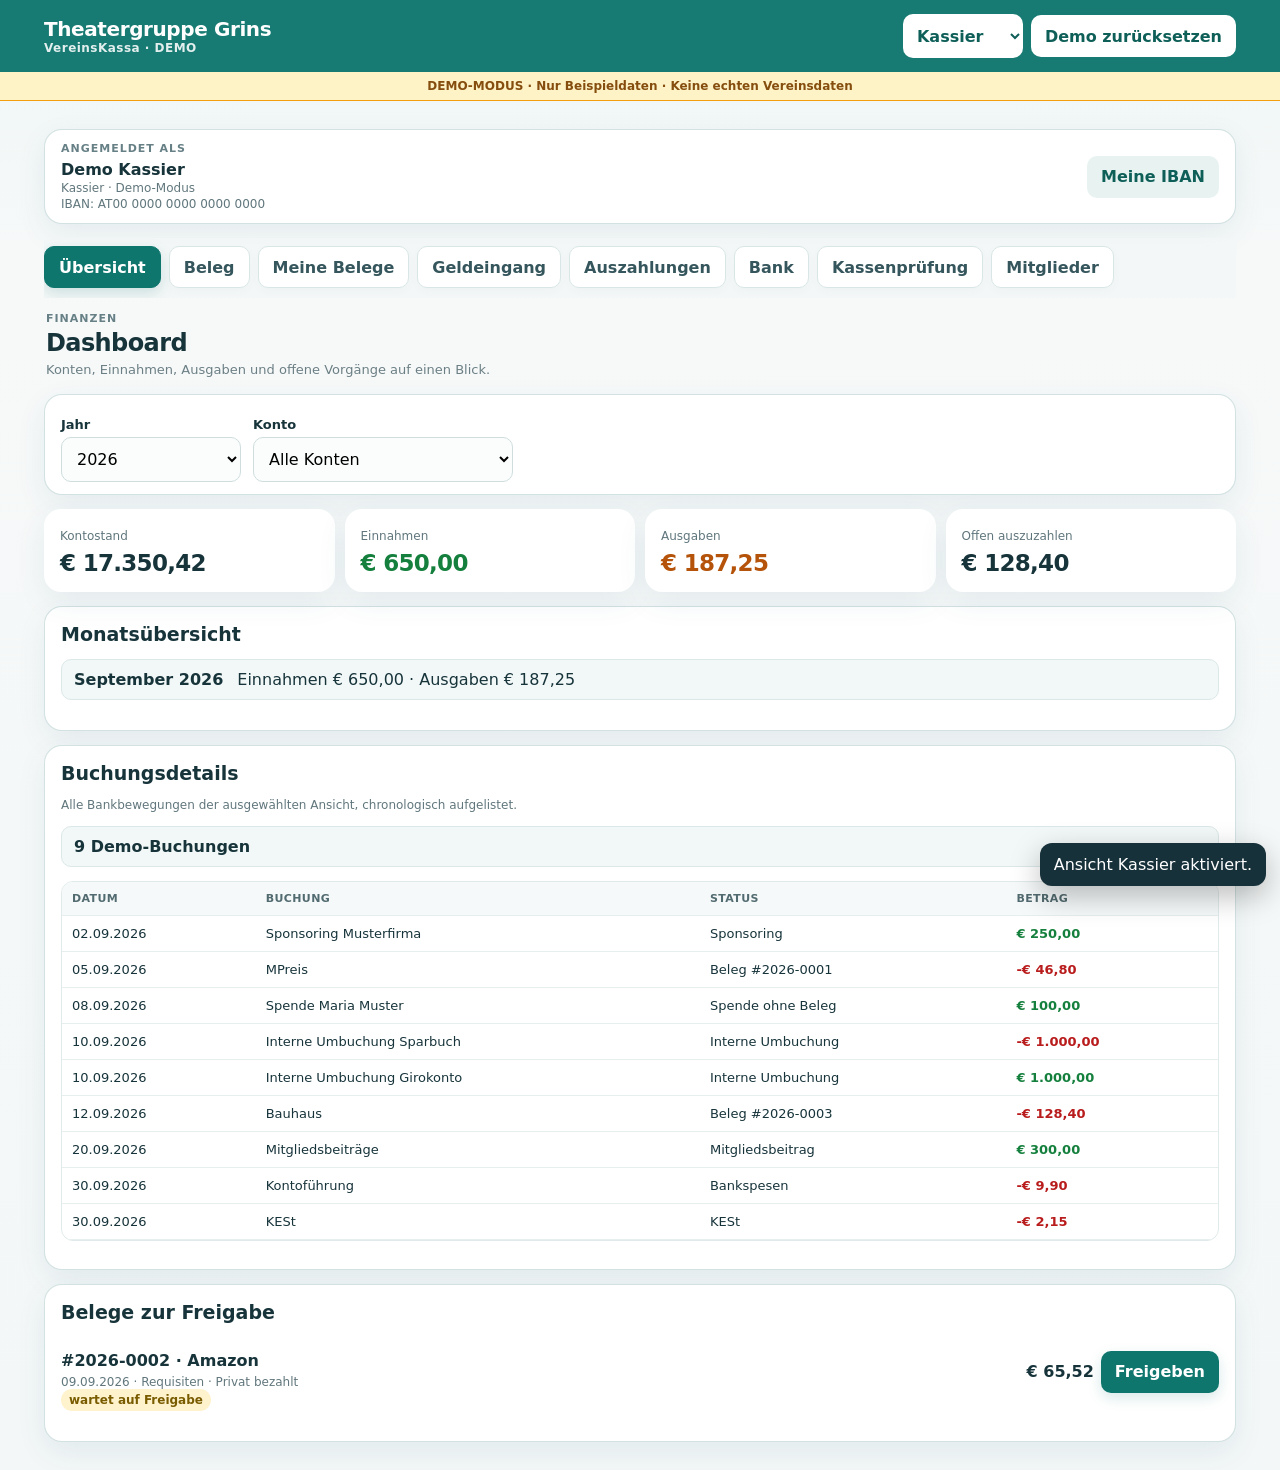
<file: demo/index.html>
<!doctype html>
<html lang="de">
<head>
  <meta charset="UTF-8">
  <meta name="viewport" content="width=device-width,initial-scale=1,viewport-fit=cover">
  <meta name="theme-color" content="#0f766e">
  <meta name="apple-mobile-web-app-capable" content="yes">
  <meta name="apple-mobile-web-app-status-bar-style" content="default">
  <title>VereinsKassa DEMO – Theatergruppe Grins</title>
  
  <link rel="stylesheet" href="styles.css?v=2">
</head>
<body>
<header class="topbar">
  <div class="wrap topbar-inner">
    <div>
      <h1>Theatergruppe Grins</h1>
      <div class="subtitle">VereinsKassa · DEMO</div>
    </div>
    <div class="topbar-actions"><select id="demoRoleSwitch" class="demo-role-switch"><option value="member">Mitglied</option><option value="treasurer" selected>Kassier</option></select><button id="demoResetBtn" class="btn btn-light">Demo zurücksetzen</button></div>
  </div>
</header>

<div class="demo-banner">DEMO-MODUS · Nur Beispieldaten · Keine echten Vereinsdaten</div>
<main class="wrap">
  <section id="authView" class="card auth-card hidden">
    <h2>Anmelden</h2>
    <div class="two-col">
      <div>
        <label for="email">E-Mail-Adresse</label>
        <input id="email" type="email" autocomplete="email">
        <label for="password">Passwort</label>
        <input id="password" type="password" autocomplete="current-password">
        <div class="button-row">
          <button id="loginBtn" class="btn btn-primary">Anmelden</button>
          <button id="toggleRegisterBtn" class="btn btn-secondary">Registrieren</button>
        </div>
        <div id="authMessage" class="hint"></div>
      </div>
      <div id="registerBox" class="hidden">
        <label for="displayName">Name</label>
        <input id="displayName" autocomplete="name">
        <button id="registerBtn" class="btn btn-primary">Konto anlegen</button>
        <p class="hint">Falls eine Bestätigungs-E-Mail kommt, bitte bestätigen und danach wieder hier anmelden.</p>
      </div>
    </div>
  </section>

  <div id="appView">
    <section class="card compact user-card">
      <div class="user-copy">
        <span class="eyebrow">Angemeldet als</span>
        <strong id="helloText"></strong>
        <div id="roleText" class="hint"></div>
        <div id="ibanStatus" class="hint"></div>
      </div>
      <button id="editOwnIbanBtn" class="btn btn-secondary">Meine IBAN</button>
    </section>

    <nav id="nav" class="nav"></nav>

    <section id="view-submit" class="card app-view">
      <div class="section-heading"><div><span class="eyebrow">Schnellerfassung</span><h2>Beleg einreichen</h2><p class="section-copy">Foto oder PDF auswählen – die wichtigsten Rechnungsdaten werden automatisch erkannt.</p></div></div>
      <label>Beleg auswählen</label>
      <div class="receipt-source-buttons">
        <button id="takeReceiptPhotoBtn" type="button" class="source-card"><span class="source-icon">📷</span><span><strong>Foto aufnehmen</strong><small>Beleg direkt fotografieren</small></span></button>
        <button id="chooseReceiptFileBtn" type="button" class="source-card"><span class="source-icon">📄</span><span><strong>Datei auswählen</strong><small>Foto oder PDF verwenden</small></span></button>
      </div>
      <input id="receiptCameraFile" class="hidden" type="file" accept="image/*" capture="environment">
      <input id="receiptFile" class="hidden" type="file" accept="image/*,application/pdf">
      <div id="selectedReceiptFile" class="hint"></div>
      <div id="ocrStatus" class="hint"></div>

      <div class="two-col">
        <div>
          <label for="merchant">Geschäft / Lieferant</label>
          <input id="merchant">
        </div>
        <div>
          <label for="receiptDate">Datum</label>
          <input id="receiptDate" type="date">
        </div>
        <div>
          <label for="amount">Betrag (€)</label>
          <input id="amount" type="number" inputmode="decimal" min="0" step="0.01">
        </div>
        <div>
          <label for="invoiceNumber">Rechnungs-/Belegnummer</label>
          <input id="invoiceNumber">
        </div>
      </div>

      <label for="paymentMethod">Bezahlt mit</label>
      <select id="paymentMethod">
        <option value="private_reimbursement">Privat bezahlt – Rückerstattung an mich</option>
        <option value="club_card">Vereinsbankomatkarte</option>
        <option value="cash">Vereinskassa / Bar</option>
      </select>

      <label for="category">Kategorie</label>
      <select id="category"></select>

      <label for="purpose">Verwendungszweck</label>
      <textarea id="purpose" placeholder="z. B. Getränke für Theateraufführung"></textarea>

      <button id="submitReceiptBtn" class="btn btn-primary">Beleg einreichen</button>
    </section>

    <section id="view-income" class="card app-view hidden">
      <h2>Geldeingang erfassen</h2>
      <div class="two-col">
        <div><label for="incomeDate">Datum</label><input id="incomeDate" type="date"></div>
        <div><label for="incomeAmount">Betrag (€)</label><input id="incomeAmount" type="number" inputmode="decimal" min="0" step="0.01"></div>
        <div><label for="incomeSource">Zahler / Quelle</label><input id="incomeSource" placeholder="z. B. Mitglied, Gemeinde, Sponsor"></div>
        <div><label for="incomeCategory">Kategorie</label><select id="incomeCategory"></select></div>
        <div><label for="incomeChannel">Zahlungsweg</label><select id="incomeChannel"><option value="bank">Bank</option><option value="cash">Bar / Vereinskassa</option></select></div>
        <div id="incomeAccountWrap"><label for="incomeAccount">Bankkonto</label><select id="incomeAccount"></select></div>
      </div>
      <label for="incomePurpose">Verwendungszweck / Beschreibung</label>
      <textarea id="incomePurpose" placeholder="z. B. Mitgliedsbeitrag 2026"></textarea>
      <label for="incomeFile">Beleg / Bestätigung (optional)</label>
      <input id="incomeFile" type="file" accept="image/*,application/pdf">
      <button id="saveIncomeBtn" class="btn btn-primary">Geldeingang speichern</button>
      <h3 style="margin-top:22px">Erfasste Geldeingänge</h3>
      <div id="incomeList"></div>
    </section>

    <section id="view-my" class="card app-view hidden">
      <h2>Meine Belege</h2>
      <div id="myReceipts"></div>
    </section>

    <section id="view-dashboard" class="app-view hidden">
      <div class="page-heading"><div><span class="eyebrow">Finanzen</span><h2>Dashboard</h2><p class="section-copy">Konten, Einnahmen, Ausgaben und offene Vorgänge auf einen Blick.</p></div></div>
      <div class="filters card compact">
        <div>
          <label for="dashboardYear">Jahr</label>
          <select id="dashboardYear"></select>
        </div>
        <div>
          <label for="dashboardAccount">Konto</label>
          <select id="dashboardAccount"></select>
        </div>
      </div>

      <div class="stats-grid">
        <div class="stat"><span>Kontostand</span><strong id="statBalance">€ 0,00</strong></div>
        <div class="stat"><span>Einnahmen</span><strong id="statIncome">€ 0,00</strong></div>
        <div class="stat"><span>Ausgaben</span><strong id="statExpense">€ 0,00</strong></div>
        <div class="stat"><span>Offen auszuzahlen</span><strong id="statPayout">€ 0,00</strong></div>
      </div>

      <section class="card">
        <h2>Monatsübersicht</h2>
        <div id="monthChart"></div>
      </section>

      <section class="card">
        <div>
          <h2>Buchungsdetails</h2>
          <p class="hint">Alle Bankbewegungen der ausgewählten Ansicht, chronologisch aufgelistet.</p>
        </div>
        <div id="transactionSummary" class="audit-summary"></div>
        <div id="transactionDetails" class="table-wrap"></div>
      </section>

      <section class="card">
        <h2>Belege zur Freigabe</h2>
        <div id="approvalList"></div>
      </section>
    </section>

    <section id="view-payouts" class="card app-view hidden">
      <h2>Zur Auszahlung</h2>
      <p class="hint">Überweisung selbst im Onlinebanking durchführen und danach als ausbezahlt markieren.</p>
      <div id="payoutList"></div>
    </section>

    <section id="view-bank" class="app-view hidden">
      <div class="page-heading"><div><span class="eyebrow">Abgleich</span><h2>Bank & Zuordnung</h2><p class="section-copy">Kontoauszüge importieren und offene Buchungen Schritt für Schritt erledigen.</p></div></div>
      <section class="card">
        <h2>Bankkonten</h2>
        <div id="bankAccounts"></div>
      </section>

      <section class="card">
        <h2>Bankauszug importieren</h2>
        <p class="hint">CSV-Import mit Spaltenzuordnung und Dublettenprüfung.</p>

        <label for="importAccount">Konto</label>
        <select id="importAccount"></select>

        <label for="bankFile">CSV-Datei</label>
        <input id="bankFile" type="file" accept=".csv,text/csv">

        <div id="mappingBox" class="hidden">
          <div class="two-col">
            <div><label for="mapDate">Datumsspalte</label><select id="mapDate"></select></div>
            <div><label for="mapAmount">Betragsspalte</label><select id="mapAmount"></select></div>
            <div><label for="mapDescription">Buchungstext</label><select id="mapDescription"></select></div>
            <div><label for="mapCounterparty">Gegenpartei</label><select id="mapCounterparty"></select></div>
            <div><label for="mapReference">Bank-Belegnummer / Referenz</label><select id="mapReference"></select></div>
          </div>
          <div id="bankPreview" class="table-wrap"></div>
          <button id="importBankBtn" class="btn btn-primary">Importieren</button>
        </div>
      </section>

      <section class="card">
        <h2>Ausgänge – Beleg fehlt / Zuordnung</h2>
        <div id="missingReceipts"></div>
      </section>
      <section class="card">
        <h2>Eingänge – Zuordnung</h2>
        <p class="hint">Bankeingänge mit einem Geldeingang verknüpfen oder ohne separaten Beleg abschließen.</p>
        <div id="unmatchedIncomeTransactions"></div>
      </section>
    </section>

    <section id="view-audit" class="app-view hidden">
      <section class="card">
        <div class="audit-header">
          <div>
            <h2>Kassenprüfung / Export</h2>
            <p class="hint">Vereinsbeleg und Bankbeleg nebeneinander – für Kontrolle, Ausdruck oder PDF.</p>
          </div>
          <div class="button-row">
            <button id="auditPrintBtn" class="btn btn-secondary">Drucken / PDF</button>
            <button id="auditCsvBtn" class="btn btn-primary">CSV Export</button>
            <button id="receiptSheetBtn" class="btn btn-primary">Belegblätter / PDF</button>
          </div>
        </div>
        <div class="filters">
          <div>
            <label for="auditYear">Jahr</label>
            <select id="auditYear"></select>
          </div>
          <div>
            <label for="auditAccount">Konto</label>
            <select id="auditAccount"></select>
          </div>
        </div>
        <div id="auditSummary" class="audit-summary"></div>
        <div id="auditTable" class="table-wrap"></div>
      </section>
    </section>

    <section id="view-members" class="card app-view hidden">
      <h2>Mitglieder & Rollen</h2>
      <div id="membersList"></div>
    </section>
  </div>
</main>

<div id="toast" role="status" aria-live="polite"></div>

<script src="demo.js?v=3"></script>
</body>
</html>
</file>
<file: demo/styles.css>
:root{
  font-family:Inter,system-ui,-apple-system,BlinkMacSystemFont,"Segoe UI",sans-serif;
  color:#18343b;background:#f3f7f7
}
*{box-sizing:border-box}
body{margin:0;background:#f3f7f7}
.wrap{max-width:1160px;margin:0 auto;padding:14px}
.topbar{background:linear-gradient(135deg,#0f766e,#155e75);color:#fff;box-shadow:0 2px 14px #0002}
.topbar-inner{display:flex;align-items:center;justify-content:space-between;gap:12px;padding-top:18px;padding-bottom:18px}
h1{font-size:21px;margin:0}.subtitle{font-size:12px;opacity:.88}
h2{font-size:19px;margin:0 0 14px}
.card{background:#fff;border:1px solid #dce8e8;border-radius:16px;padding:16px;margin-bottom:14px;box-shadow:0 5px 18px #155e7510}
.card.compact{padding:12px 16px}
.auth-card{max-width:780px;margin:18px auto}
.two-col{display:grid;grid-template-columns:1fr 1fr;gap:12px}
label{display:block;font-size:13px;font-weight:700;margin:10px 0 5px}
input,select,textarea{width:100%;font:inherit;background:#fff;border:1px solid #c7d8d8;border-radius:10px;padding:11px}
textarea{min-height:86px;resize:vertical}
.btn{border:0;border-radius:10px;padding:10px 14px;font:inherit;font-weight:750;cursor:pointer}
.btn:disabled{opacity:.5;cursor:not-allowed}
.btn-primary{background:#0f766e;color:#fff}.btn-secondary{background:#e7f2f1;color:#0f5f59}.btn-danger{background:#fee2e2;color:#991b1b}.btn-light{background:#fff;color:#0f5f59}
.button-row,.actions{display:flex;gap:8px;flex-wrap:wrap;margin-top:12px}
.hint{font-size:12px;color:#61777d;margin-top:5px}.error{color:#b91c1c}
.nav{display:flex;gap:8px;flex-wrap:wrap;margin-bottom:14px}.nav .active{background:#0f766e;color:#fff}
.hidden{display:none!important}
.user-card{display:flex;align-items:center;justify-content:space-between}
.stats-grid{display:grid;grid-template-columns:repeat(4,minmax(0,1fr));gap:12px;margin-bottom:14px}
.stat{background:#fff;border:1px solid #dce8e8;border-radius:15px;padding:14px}.stat span{font-size:12px;color:#60767d}.stat strong{display:block;font-size:21px;margin-top:6px}
.filters{display:grid;grid-template-columns:180px 260px;gap:12px;align-items:end}
.row{display:flex;justify-content:space-between;align-items:flex-start;gap:12px;padding:12px 0;border-bottom:1px solid #edf2f2}.row:last-child{border-bottom:0}
.row-main{min-width:0}.row-title{font-weight:750}.row-meta{font-size:12px;color:#61777d;margin-top:3px}.money{font-weight:800;white-space:nowrap}
.badge{display:inline-block;font-size:12px;font-weight:750;border-radius:999px;padding:4px 8px}
.badge-submitted{background:#fff3cd;color:#795b00}.badge-approved{background:#dcfce7;color:#166534}.badge-paid{background:#dbeafe;color:#1e40af}.badge-rejected{background:#fee2e2;color:#991b1b}
.table-wrap{overflow:auto;margin:12px 0}table{width:100%;border-collapse:collapse;font-size:13px}th,td{text-align:left;padding:8px;border-bottom:1px solid #e6eeee;white-space:nowrap}
.month-row{display:grid;grid-template-columns:34px 1fr 1fr;gap:9px;align-items:center;margin:9px 0}.bar{height:9px;background:#e5eeee;border-radius:9px;overflow:hidden}.bar>i{display:block;height:100%;background:#0f766e}.bar.expense>i{background:#b45309}
.suggestion{margin-top:8px;padding:9px;background:#f6fbfb;border:1px solid #dce8e8;border-radius:9px}
#toast{position:fixed;right:14px;bottom:14px;max-width:340px;background:#17313a;color:#fff;padding:12px 14px;border-radius:12px;box-shadow:0 10px 30px #0004;display:none;z-index:100}
@media(max-width:800px){.stats-grid{grid-template-columns:1fr 1fr}.two-col{grid-template-columns:1fr}.filters{grid-template-columns:1fr 1fr}.row{flex-direction:column}.actions{width:100%}.actions .btn{flex:1}}
@media(max-width:520px){.wrap{padding:10px}.stats-grid{grid-template-columns:1fr}.filters{grid-template-columns:1fr}.topbar-inner{align-items:flex-start}.card{border-radius:13px}}

.list-row{display:flex;justify-content:space-between;align-items:flex-start;gap:12px;padding:12px 0;border-bottom:1px solid #edf2f2}
.list-row:last-child{border-bottom:0}
.list-actions{display:flex;gap:7px;align-items:center;flex-wrap:wrap}
.status{display:inline-block;font-size:12px;font-weight:750;border-radius:999px;padding:4px 8px}
.status.submitted{background:#fff3cd;color:#795b00}
.status.approved{background:#dcfce7;color:#166534}
.status.paid{background:#dbeafe;color:#1e40af}
.status.rejected{background:#fee2e2;color:#991b1b}
.error-text{color:#b91c1c}.success-text{color:#15803d}
#toast.show{display:block}
.month-value span{display:block;font-size:11px;color:#60767d;margin-bottom:3px}
.expense-bar{background:#b45309!important}
.bank-match-box{display:grid;grid-template-columns:minmax(220px,1fr) auto;gap:8px;margin-top:9px;align-items:center}
.audit-header{display:flex;justify-content:space-between;align-items:flex-start;gap:12px}
.audit-summary{display:flex;gap:14px;align-items:center;flex-wrap:wrap;margin:14px 0;padding:10px 12px;background:#f7fbfb;border:1px solid #dce8e8;border-radius:10px}
.audit-table td,.audit-table th{vertical-align:top}
.audit-table .hint{white-space:normal;min-width:180px}
@media(max-width:800px){.list-row{flex-direction:column}.list-actions{width:100%}.audit-header{flex-direction:column}.bank-match-box{grid-template-columns:1fr}.audit-table{min-width:1050px}}

.payout-details{display:grid;grid-template-columns:1fr 1fr;gap:8px;margin-top:9px}
.payout-details>div{background:#f7fbfb;border:1px solid #dce8e8;border-radius:9px;padding:8px}
.payout-details span{display:block;font-size:11px;color:#61777d;margin-bottom:3px}
.payout-details strong{font-size:13px;word-break:break-word}
@media(max-width:600px){.payout-details{grid-template-columns:1fr}}

.qr-overlay{position:fixed;inset:0;background:#0009;display:flex;align-items:center;justify-content:center;padding:16px;z-index:1000}
.qr-card{width:min(520px,100%);max-height:95vh;overflow:auto;background:#fff;border-radius:18px;padding:18px;box-shadow:0 20px 60px #0006}
.payment-qr{display:block;width:min(100%,420px);height:auto;margin:14px auto;background:#fff}
.qr-data{display:grid;gap:5px;background:#f7fbfb;border:1px solid #dce8e8;border-radius:10px;padding:11px}
.qr-data span,.qr-data strong{word-break:break-word}
.qr-download{text-decoration:none;display:inline-block}

.transaction-table{min-width:900px}
.transaction-table th{position:sticky;top:0;background:#f7fbfb;z-index:1}
.transaction-table td{vertical-align:top}
.amount-head{text-align:right!important}
.transaction-table .money{text-align:right;white-space:nowrap}
.income-amount{color:#15803d}
.expense-amount{color:#b91c1c}
#transactionSearch{margin:0}


/* 2026 UI refresh */
:root{
  --ink:#17343b;--muted:#6b7f84;--brand:#0f766e;--brand-dark:#0b5f59;
  --surface:#fff;--line:#dce8e8;--soft:#f4f9f8;--shadow:0 10px 30px rgba(21,94,117,.08)
}
body{background:linear-gradient(180deg,#eef6f5 0,#f7f9f9 260px,#f3f7f7 100%);color:var(--ink)}
.wrap{max-width:1220px}
.topbar{position:sticky;top:0;z-index:50;background:rgba(15,118,110,.96);backdrop-filter:blur(16px)}
.topbar-inner{padding-top:14px;padding-bottom:14px}
.topbar h1{font-size:20px;letter-spacing:-.02em}.subtitle{font-weight:650;letter-spacing:.04em}
.card{border-color:rgba(202,220,220,.85);box-shadow:var(--shadow);border-radius:18px}
.user-card{margin-top:14px}.user-copy{display:grid;gap:1px}.user-copy>.hint{margin-top:1px}
.eyebrow{display:block;font-size:11px;font-weight:850;letter-spacing:.09em;text-transform:uppercase;color:#668086;margin-bottom:4px}
.topbar .eyebrow{color:#d5efec}
.section-heading,.page-heading{display:flex;justify-content:space-between;gap:16px;align-items:flex-start}
.page-heading{margin:6px 2px 14px}.section-heading{margin-bottom:14px}
.section-heading h2,.page-heading h2{font-size:24px;letter-spacing:-.025em;margin:0 0 4px}
.section-copy{margin:0;color:var(--muted);font-size:13px;line-height:1.45}
.nav{position:sticky;top:70px;z-index:40;background:rgba(243,247,247,.9);backdrop-filter:blur(14px);padding:8px 0 10px;overflow-x:auto;flex-wrap:nowrap;scrollbar-width:none}
.nav::-webkit-scrollbar{display:none}.nav .btn{white-space:nowrap;border:1px solid #d8e6e5;background:#fff;color:#35565c;box-shadow:0 3px 10px #155e7508}
.nav .active{background:var(--brand);border-color:var(--brand);color:#fff;box-shadow:0 5px 14px rgba(15,118,110,.18)}
.btn{min-height:42px;transition:transform .12s ease,box-shadow .12s ease}.btn:active{transform:scale(.985)}
.btn-primary{box-shadow:0 5px 14px rgba(15,118,110,.16)}
input,select,textarea{border-color:#cfdddd;background:#fbfdfd;min-height:44px;outline:none}
input:focus,select:focus,textarea:focus{border-color:#57a69f;box-shadow:0 0 0 3px rgba(15,118,110,.09);background:#fff}
.receipt-source-buttons{display:grid;grid-template-columns:1fr 1fr;gap:12px;margin:8px 0 12px}
.source-card{appearance:none;border:1px solid #cfe1df;background:linear-gradient(180deg,#fff,#f6fbfa);border-radius:16px;padding:16px;text-align:left;display:flex;gap:12px;align-items:center;color:var(--ink);cursor:pointer;box-shadow:0 5px 16px #155e750b}
.source-card:active{transform:scale(.99)}.source-card:first-child{border-color:#9bcac5;background:linear-gradient(180deg,#f6fffd,#eaf7f5)}
.source-icon{font-size:26px;width:38px;text-align:center}.source-card strong{display:block;font-size:15px}.source-card small{display:block;color:var(--muted);font-size:12px;margin-top:3px}
#selectedReceiptFile:not(:empty),#ocrStatus:not(:empty){padding:9px 11px;border-radius:10px;background:#f2f8f7;border:1px solid #dce9e8;margin-top:8px}
.stats-grid{gap:10px}.stat{border:0;box-shadow:var(--shadow);padding:16px;border-radius:17px}.stat strong{font-size:23px;letter-spacing:-.03em}
.stat:nth-child(2) strong{color:#15803d}.stat:nth-child(3) strong{color:#b45309}
.list-row{padding:14px 0}.list-row>div:first-child{min-width:0}.list-actions{justify-content:flex-end}
.audit-summary{background:#f2f8f7}
.table-wrap{border:1px solid #e0eaea;border-radius:12px;background:#fff}table{margin:0}th{background:#f5f9f9;color:#526b70;font-size:11px;text-transform:uppercase;letter-spacing:.035em}th,td{padding:10px}
@media(max-width:800px){
  .nav{top:64px;margin-left:-10px;margin-right:-10px;padding-left:10px;padding-right:10px}
  .page-heading{margin-top:2px}.section-heading h2,.page-heading h2{font-size:22px}
  .user-card{align-items:center}.user-card .btn{flex:0 0 auto}
  .list-actions{justify-content:flex-start}
}
@media(max-width:560px){
  .receipt-source-buttons{grid-template-columns:1fr}
  .source-card{padding:14px}.stats-grid{grid-template-columns:1fr 1fr}
  .stat strong{font-size:20px}.card{padding:14px}
  .topbar h1{font-size:18px}
}

.topbar-actions{display:flex;gap:8px;align-items:center}@media(max-width:520px){.topbar-actions .btn{padding:9px 10px;font-size:12px}}

.demo-banner{position:sticky;top:0;z-index:100;background:#fef3c7;color:#854d0e;text-align:center;font-weight:850;font-size:12px;padding:7px;border-bottom:1px solid #f59e0b}.demo-banner+.wrap{} body{padding-top:0}

.demo-role-switch{width:auto;min-width:120px;background:#fff;color:#0f5f59;border:0;border-radius:10px;padding:9px 10px;font-weight:800}.topbar-actions{display:flex;gap:8px;align-items:center}@media(max-width:560px){.topbar-actions{flex-direction:column;align-items:stretch}.demo-role-switch{min-width:110px;font-size:12px}}
</file>
